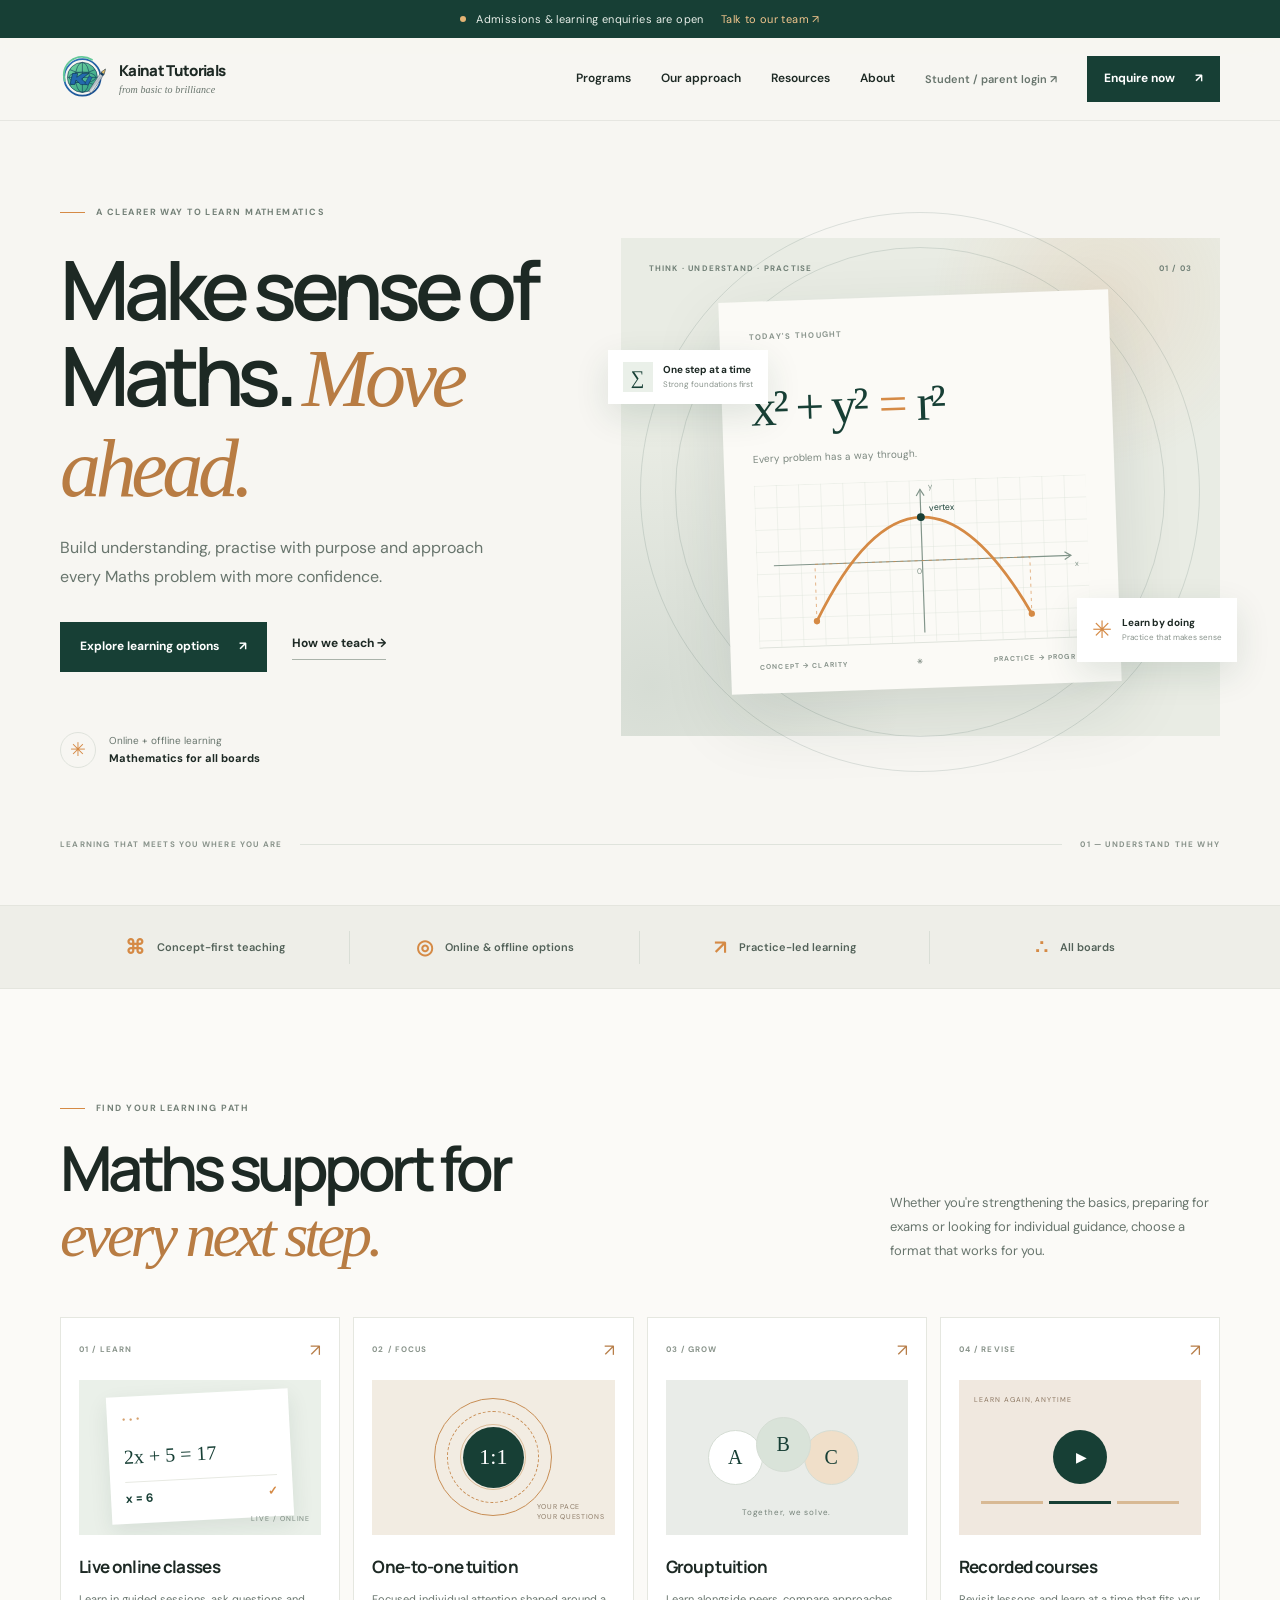
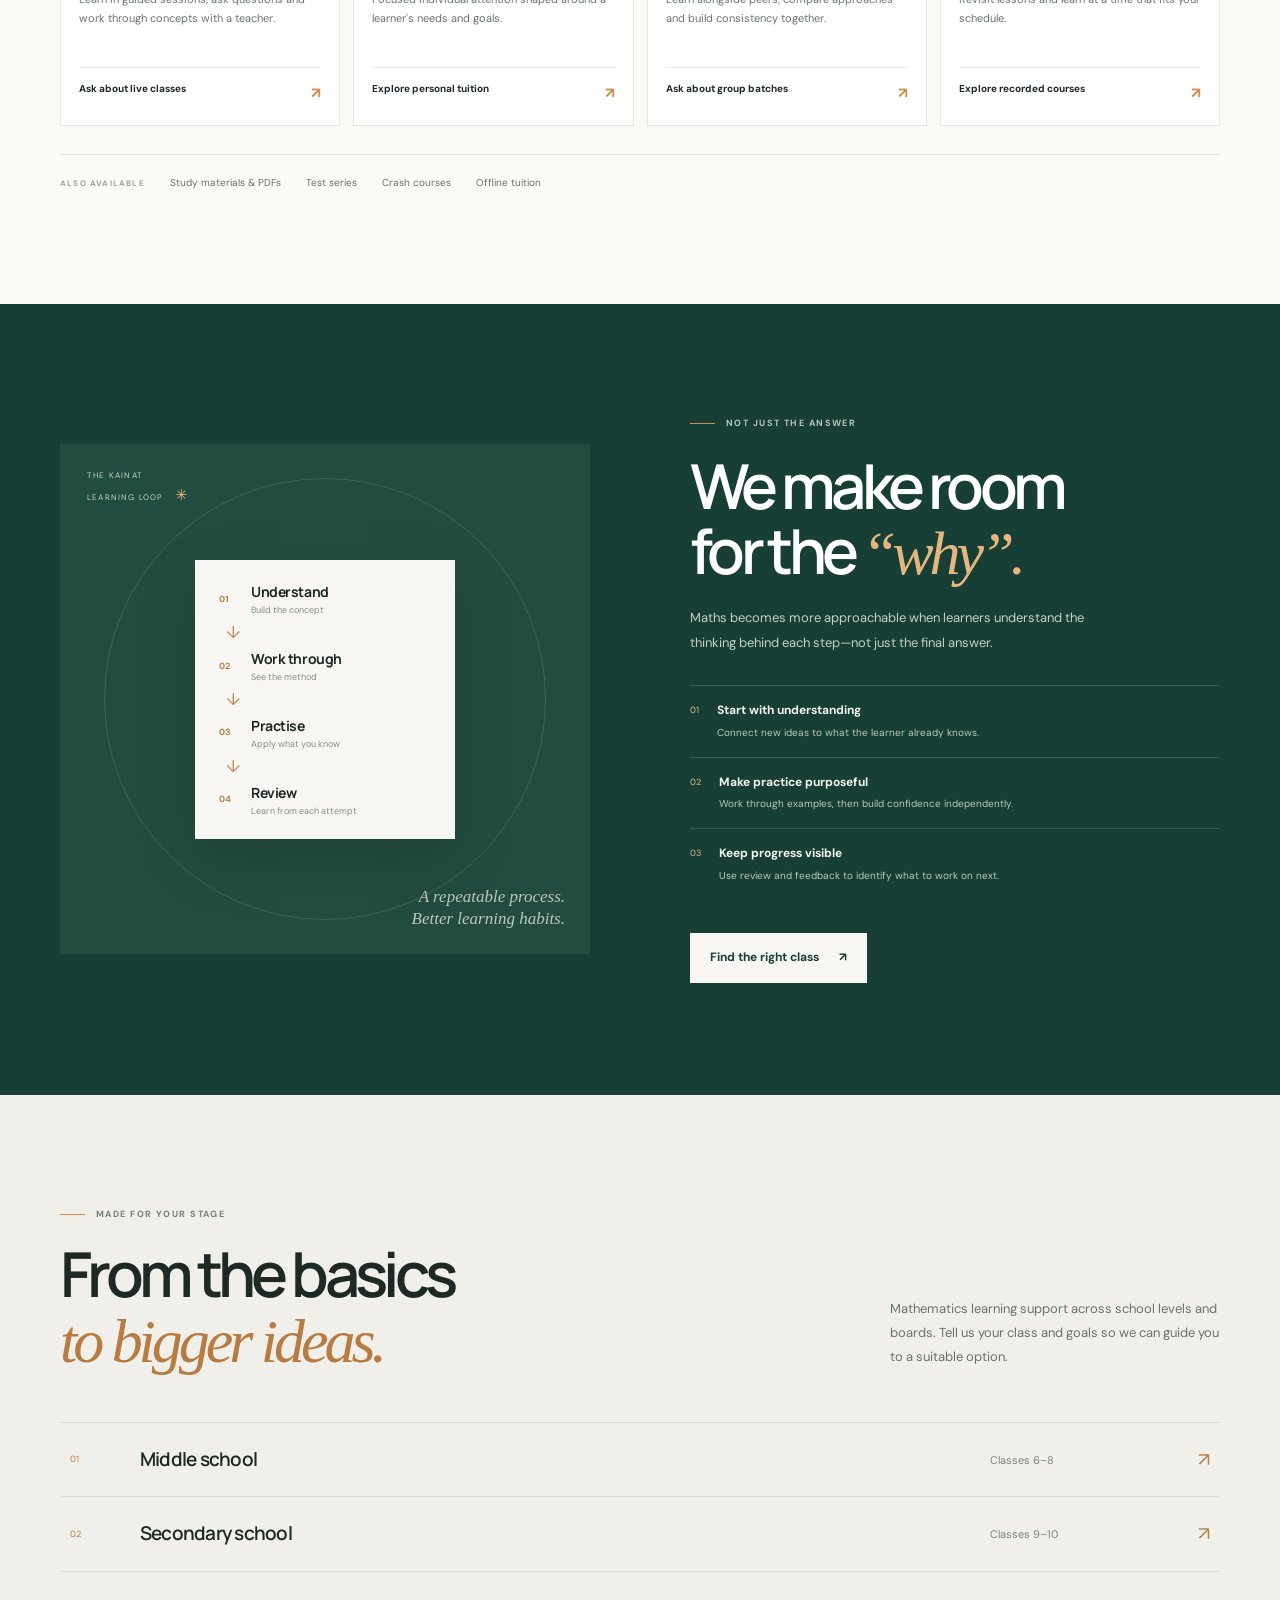
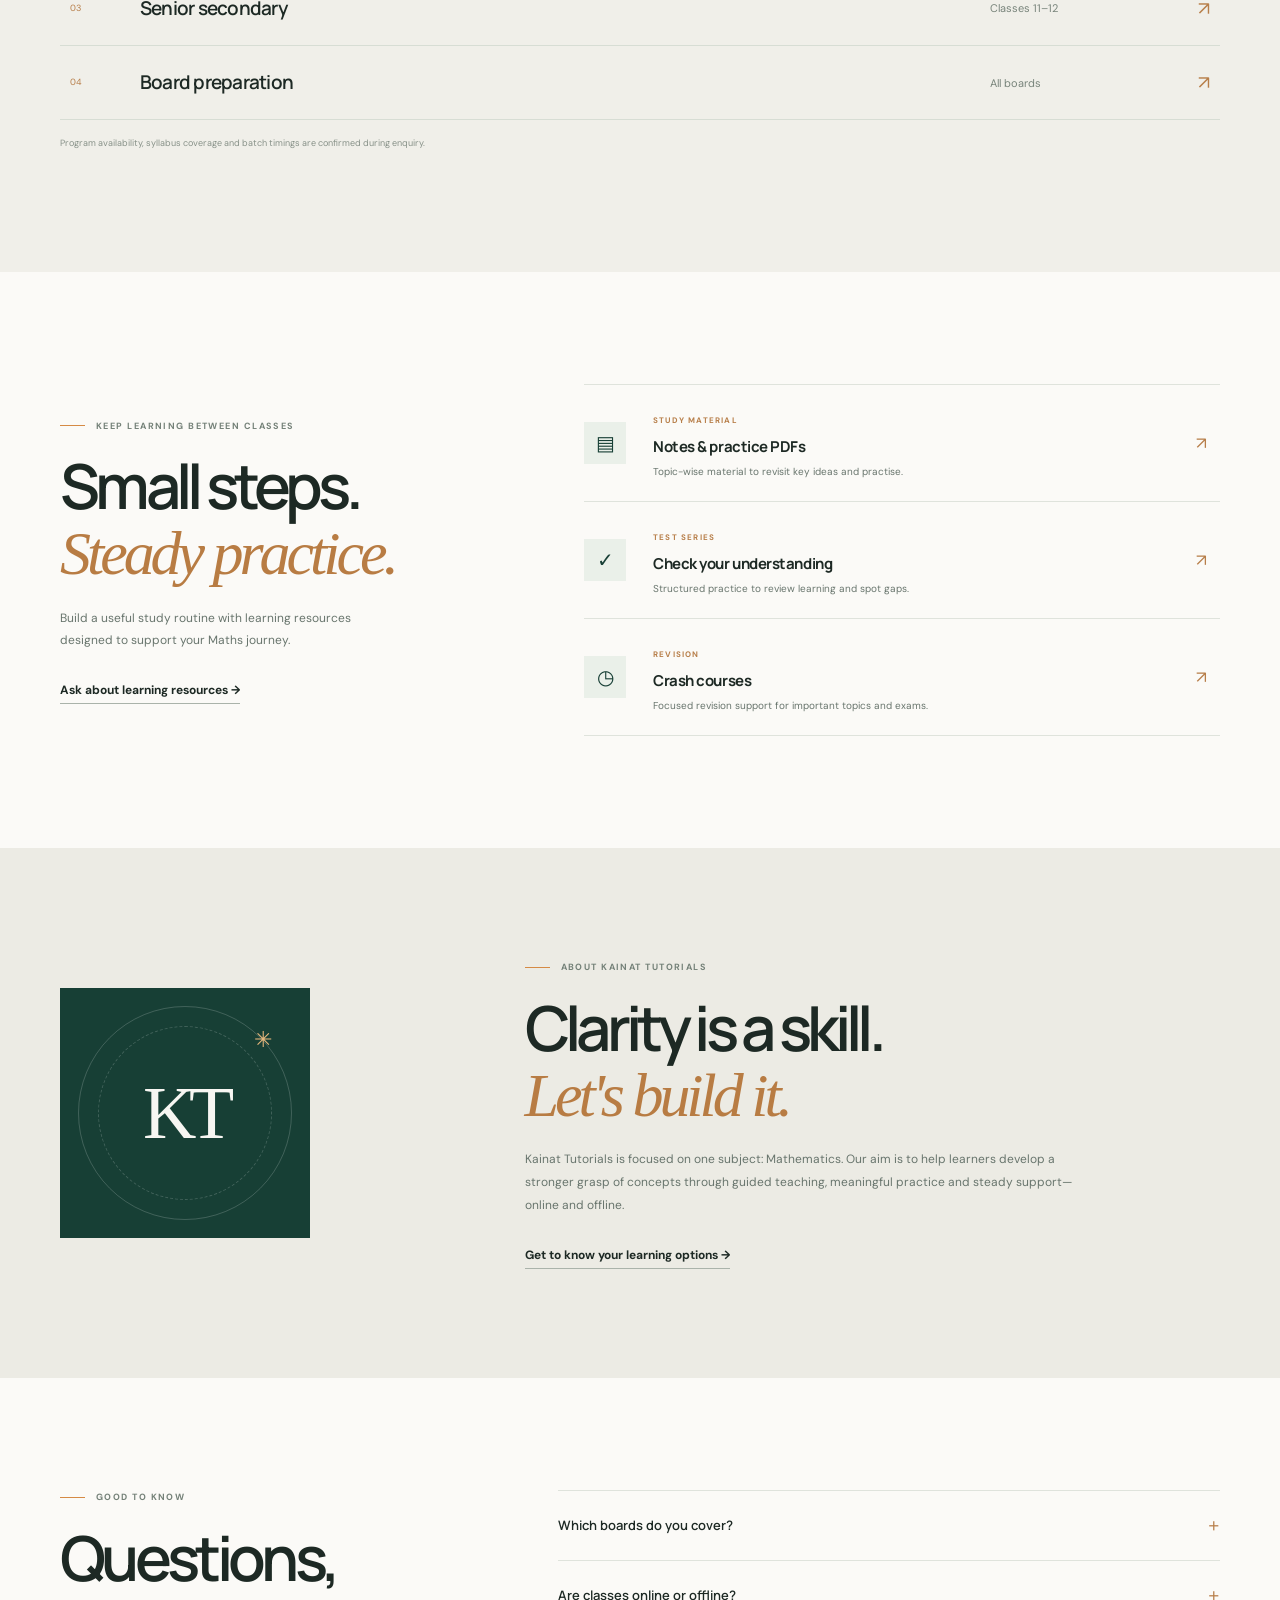
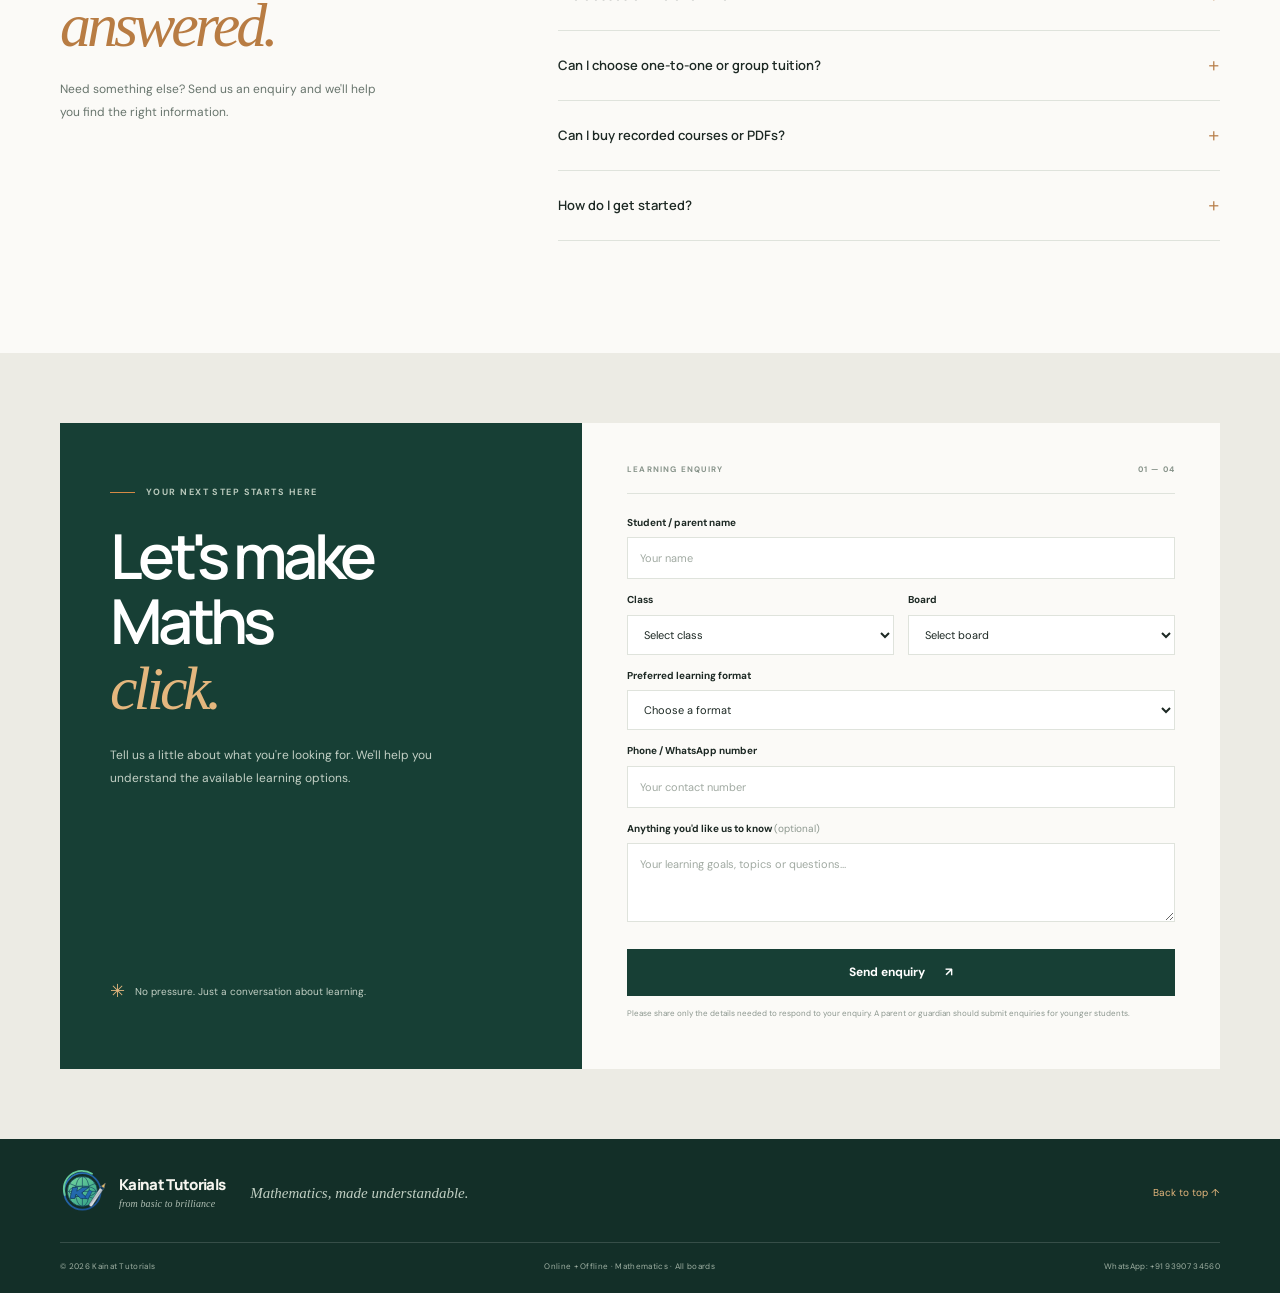
<file: index.html>
<!doctype html>
<html lang="en">
<head>
  <meta charset="utf-8">
  <meta name="viewport" content="width=device-width, initial-scale=1">
  <meta name="theme-color" content="#f7f6f2">
  <meta name="description" content="Kainat Tutorials helps students build strong foundations in Mathematics through online and offline tuition, live classes, recorded lessons and focused practice.">
  <meta name="robots" content="index, follow">
  <title>Kainat Tutorials — Mathematics, made understandable</title>
  <link rel="preconnect" href="https://fonts.googleapis.com">
  <link rel="preconnect" href="https://fonts.gstatic.com" crossorigin>
  <link href="https://fonts.googleapis.com/css2?family=DM+Sans:wght@400;500;600;700&family=Manrope:wght@400;500;600;700;800&display=swap" rel="stylesheet">
  <link rel="stylesheet" href="styles.css">
  <script src="site-config.js"></script>
  <script src="script.js" defer></script>
</head>
<body>
  <a class="skip-link" href="#main">Skip to content</a>
  <div class="announcement"><span class="announcement-dot"></span> Admissions & learning enquiries are open <a href="#contact">Talk to our team <span aria-hidden="true">↗</span></a></div>
  <header class="site-header">
    <div class="container nav-wrap">
      <a class="brand" href="#" aria-label="Kainat Tutorials home">
        <span class="brand-mark"><img src="logo.svg" alt="Kainat Tutorials globe and pen logo"></span>
        <span class="brand-name">Kainat Tutorials<span>from basic to brilliance</span></span>
      </a>
      <button class="menu-toggle" aria-label="Open navigation" aria-expanded="false" aria-controls="primary-nav"><span></span><span></span></button>
      <nav id="primary-nav" class="primary-nav" aria-label="Main navigation">
        <a href="#programs">Programs</a><a href="#approach">Our approach</a><a href="#resources">Resources</a><a href="#about">About</a>
        <a class="nav-login" href="login.html">Student / parent login <span aria-hidden="true">↗</span></a>
        <a class="button button-dark nav-cta" href="#contact">Enquire now <span aria-hidden="true">↗</span></a>
      </nav>
    </div>
  </header>

  <main id="main">
    <section class="hero section-pad">
      <div class="container hero-grid">
        <div class="hero-copy">
          <div class="eyebrow"><span class="eyebrow-line"></span> A clearer way to learn Mathematics</div>
          <h1>Make sense of<br>Maths. <em>Move ahead.</em></h1>
          <p class="hero-lede">Build understanding, practise with purpose and approach every Maths problem with more confidence.</p>
          <div class="hero-actions"><a class="button button-dark" href="#programs">Explore learning options <span aria-hidden="true">↗</span></a><a class="text-link" href="#approach">How we teach <span aria-hidden="true">→</span></a></div>
          <div class="hero-note"><span class="note-icon">✳</span><span>Online + offline learning<br><strong>Mathematics for all boards</strong></span></div>
        </div>
        <div class="hero-art" aria-label="Mathematics learning illustration">
          <div class="art-topline"><span>THINK · UNDERSTAND · PRACTISE</span><span>01 / 03</span></div>
          <div class="math-sheet">
            <div class="sheet-label">TODAY'S THOUGHT</div>
            <div class="equation">x² + y² <span>=</span> r²</div>
            <div class="equation-caption">Every problem has a way through.</div>
            <div class="graph-wrap">
              <svg viewBox="0 0 420 205" role="img" aria-label="A plotted mathematical curve on coordinate axes">
                <defs><pattern id="grid" width="28" height="28" patternUnits="userSpaceOnUse"><path d="M28 0H0V28" fill="none" stroke="#DCE2D9" stroke-width="1"/></pattern></defs>
                <rect width="420" height="205" fill="url(#grid)"/>
                <path d="M22 102H398M210 12V193" stroke="#82958A" stroke-width="1.5"/>
                <path d="M390 97l8 5-8 5M205 20l5-8 5 8" fill="none" stroke="#82958A" stroke-width="1.5"/>
                <path d="M74 174 Q210 -80 346 174" fill="none" stroke="#D58A45" stroke-width="3.5" stroke-linecap="round"/>
                <path d="M74 174V102H346V174" fill="none" stroke="#D58A45" stroke-width="1.2" stroke-dasharray="4 5" opacity=".65"/>
                <circle cx="210" cy="47" r="5" fill="#173F35"/><circle cx="74" cy="174" r="4" fill="#D58A45"/><circle cx="346" cy="174" r="4" fill="#D58A45"/>
                <text x="220" y="39" font-size="11" fill="#173F35" font-family="DM Sans">vertex</text><text x="203" y="119" font-size="10" fill="#82958A">0</text><text x="403" y="115" font-size="10" fill="#82958A">x</text><text x="220" y="12" font-size="10" fill="#82958A">y</text>
              </svg>
            </div>
            <div class="sheet-footer"><span>CONCEPT → CLARITY</span><span>✳</span><span>PRACTICE → PROGRESS</span></div>
          </div>
          <div class="floating-card floating-card-one"><span class="float-icon">∑</span><span><b>One step at a time</b><small>Strong foundations first</small></span></div>
          <div class="floating-card floating-card-two"><span class="float-spark">✳</span><span><b>Learn by doing</b><small>Practice that makes sense</small></span></div>
          <div class="art-orbit orbit-one"></div><div class="art-orbit orbit-two"></div>
        </div>
      </div>
      <div class="container hero-bottom"><span>LEARNING THAT MEETS YOU WHERE YOU ARE</span><div class="hero-bottom-line"></div><span>01 — UNDERSTAND THE WHY</span></div>
    </section>

    <section class="trust-strip"><div class="container trust-grid"><div><span class="trust-symbol">⌘</span><span>Concept-first teaching</span></div><div><span class="trust-symbol">◎</span><span>Online & offline options</span></div><div><span class="trust-symbol">↗</span><span>Practice-led learning</span></div><div><span class="trust-symbol">∴</span><span>All boards</span></div></div></section>

    <section id="programs" class="programs section-pad">
      <div class="container">
        <div class="section-heading heading-split"><div><div class="eyebrow"><span class="eyebrow-line"></span> Find your learning path</div><h2>Maths support for<br><em>every next step.</em></h2></div><p>Whether you're strengthening the basics, preparing for exams or looking for individual guidance, choose a format that works for you.</p></div>
        <div class="program-grid">
          <article class="program-card card-featured"><div class="card-top"><span class="card-index">01 / LEARN</span><span class="card-icon">↗</span></div><div class="program-illustration illustration-live"><div class="mini-window"><div class="mini-dots">•••</div><div class="mini-equation">2x + 5 = 17</div><div class="mini-line"></div><div class="mini-answer">x = 6 <span>✓</span></div></div><span class="illustration-tag">LIVE / ONLINE</span></div><h3>Live online classes</h3><p>Learn in guided sessions, ask questions and work through concepts with a teacher.</p><a class="card-link" href="#contact">Ask about live classes <span>↗</span></a></article>
          <article class="program-card"><div class="card-top"><span class="card-index">02 / FOCUS</span><span class="card-icon">↗</span></div><div class="program-illustration illustration-one"><div class="one-ring"></div><div class="one-person">1:1</div><span class="one-caption">YOUR PACE<br>YOUR QUESTIONS</span></div><h3>One-to-one tuition</h3><p>Focused individual attention shaped around a learner's needs and goals.</p><a class="card-link" href="#contact">Explore personal tuition <span>↗</span></a></article>
          <article class="program-card"><div class="card-top"><span class="card-index">03 / GROW</span><span class="card-icon">↗</span></div><div class="program-illustration illustration-group"><div class="group-circles"><i>A</i><i>B</i><i>C</i></div><span class="group-equation">Together, we solve.</span></div><h3>Group tuition</h3><p>Learn alongside peers, compare approaches and build consistency together.</p><a class="card-link" href="#contact">Ask about group batches <span>↗</span></a></article>
          <article class="program-card"><div class="card-top"><span class="card-index">04 / REVISE</span><span class="card-icon">↗</span></div><div class="program-illustration illustration-recorded"><div class="play-button">▶</div><div class="recorded-lines"><i></i><i></i><i></i></div><span class="recorded-label">LEARN AGAIN, ANYTIME</span></div><h3>Recorded courses</h3><p>Revisit lessons and learn at a time that fits your schedule.</p><a class="card-link" href="#contact">Explore recorded courses <span>↗</span></a></article>
        </div>
        <div class="program-footer"><span>ALSO AVAILABLE</span><span>Study materials & PDFs</span><span>Test series</span><span>Crash courses</span><span>Offline tuition</span></div>
      </div>
    </section>

    <section id="approach" class="approach section-pad">
      <div class="container approach-grid">
        <div class="approach-visual"><div class="approach-stamp">THE KAINAT<br>LEARNING LOOP <span>✳</span></div><div class="loop-card"><div class="loop-step"><span>01</span><b>Understand</b><small>Build the concept</small></div><div class="loop-arrow">↓</div><div class="loop-step"><span>02</span><b>Work through</b><small>See the method</small></div><div class="loop-arrow">↓</div><div class="loop-step"><span>03</span><b>Practise</b><small>Apply what you know</small></div><div class="loop-arrow">↓</div><div class="loop-step"><span>04</span><b>Review</b><small>Learn from each attempt</small></div></div><div class="approach-caption">A repeatable process.<br>Better learning habits.</div></div>
        <div class="approach-copy"><div class="eyebrow eyebrow-light"><span class="eyebrow-line"></span> Not just the answer</div><h2>We make room<br>for the <em>“why”.</em></h2><p class="approach-lede">Maths becomes more approachable when learners understand the thinking behind each step—not just the final answer.</p><div class="principle-list"><div><span>01</span><p><b>Start with understanding</b><small>Connect new ideas to what the learner already knows.</small></p></div><div><span>02</span><p><b>Make practice purposeful</b><small>Work through examples, then build confidence independently.</small></p></div><div><span>03</span><p><b>Keep progress visible</b><small>Use review and feedback to identify what to work on next.</small></p></div></div><a class="button button-light" href="#contact">Find the right class <span>↗</span></a></div>
      </div>
    </section>

    <section class="levels section-pad"><div class="container"><div class="section-heading heading-split"><div><div class="eyebrow"><span class="eyebrow-line"></span> Made for your stage</div><h2>From the basics<br><em>to bigger ideas.</em></h2></div><p>Mathematics learning support across school levels and boards. Tell us your class and goals so we can guide you to a suitable option.</p></div><div class="level-list"><a href="#contact"><span class="level-number">01</span><span class="level-name">Middle school</span><span class="level-detail">Classes 6–8</span><span class="level-arrow">↗</span></a><a href="#contact"><span class="level-number">02</span><span class="level-name">Secondary school</span><span class="level-detail">Classes 9–10</span><span class="level-arrow">↗</span></a><a href="#contact"><span class="level-number">03</span><span class="level-name">Senior secondary</span><span class="level-detail">Classes 11–12</span><span class="level-arrow">↗</span></a><a href="#contact"><span class="level-number">04</span><span class="level-name">Board preparation</span><span class="level-detail">All boards</span><span class="level-arrow">↗</span></a></div><p class="level-footnote">Program availability, syllabus coverage and batch timings are confirmed during enquiry.</p></div></section>

    <section id="resources" class="resources section-pad"><div class="container resources-grid"><div><div class="eyebrow"><span class="eyebrow-line"></span> Keep learning between classes</div><h2>Small steps.<br><em>Steady practice.</em></h2><p>Build a useful study routine with learning resources designed to support your Maths journey.</p><a class="text-link" href="#contact">Ask about learning resources <span>→</span></a></div><div class="resource-stack"><article><span class="resource-icon">▤</span><div><span class="resource-type">STUDY MATERIAL</span><h3>Notes & practice PDFs</h3><p>Topic-wise material to revisit key ideas and practise.</p></div><span class="resource-arrow">↗</span></article><article><span class="resource-icon">✓</span><div><span class="resource-type">TEST SERIES</span><h3>Check your understanding</h3><p>Structured practice to review learning and spot gaps.</p></div><span class="resource-arrow">↗</span></article><article><span class="resource-icon">◷</span><div><span class="resource-type">REVISION</span><h3>Crash courses</h3><p>Focused revision support for important topics and exams.</p></div><span class="resource-arrow">↗</span></article></div></div></section>

    <section id="about" class="about section-pad"><div class="container about-grid"><div class="about-mark"><span>KT</span><i>✳</i></div><div><div class="eyebrow"><span class="eyebrow-line"></span> About Kainat Tutorials</div><h2>Clarity is a skill.<br><em>Let's build it.</em></h2><p>Kainat Tutorials is focused on one subject: Mathematics. Our aim is to help learners develop a stronger grasp of concepts through guided teaching, meaningful practice and steady support—online and offline.</p><a class="text-link" href="#contact">Get to know your learning options <span>→</span></a></div></div></section>

    <section class="faq section-pad"><div class="container faq-grid"><div><div class="eyebrow"><span class="eyebrow-line"></span> Good to know</div><h2>Questions,<br><em>answered.</em></h2><p>Need something else? Send us an enquiry and we'll help you find the right information.</p></div><div class="faq-list"><details><summary>Which boards do you cover?<span>+</span></summary><p>We aim to support students across all boards. Share your board, class and syllabus during enquiry so we can confirm the relevant learning option.</p></details><details><summary>Are classes online or offline?<span>+</span></summary><p>Both online and offline learning options are planned. Availability, location and timings are confirmed when you enquire.</p></details><details><summary>Can I choose one-to-one or group tuition?<span>+</span></summary><p>Yes. You can enquire about individual tuition or group learning. We'll discuss the format that best fits your requirements.</p></details><details><summary>Can I buy recorded courses or PDFs?<span>+</span></summary><p>Recorded courses and study materials are part of the planned learning catalogue. Product details, prices and access instructions will be shared when available.</p></details><details><summary>How do I get started?<span>+</span></summary><p>Use the enquiry form below and tell us your class, board and preferred learning format. We'll follow up using the contact details you provide.</p></details></div></div></section>

    <section id="contact" class="contact-section section-pad"><div class="container contact-panel"><div class="contact-copy"><div class="eyebrow eyebrow-light"><span class="eyebrow-line"></span> Your next step starts here</div><h2>Let's make Maths<br><em>click.</em></h2><p>Tell us a little about what you're looking for. We'll help you understand the available learning options.</p><div class="contact-note"><span>✳</span> No pressure. Just a conversation about learning.</div></div><form id="enquiry-form" class="enquiry-form"><div class="form-heading"><span>LEARNING ENQUIRY</span><span>01 — 04</span></div><label for="student-name">Student / parent name</label><input id="student-name" name="name" autocomplete="name" placeholder="Your name" required>
        <div class="form-row"><div><label for="student-class">Class</label><select id="student-class" name="class" required><option value="">Select class</option><option>Class 6</option><option>Class 7</option><option>Class 8</option><option>Class 9</option><option>Class 10</option><option>Class 11</option><option>Class 12</option><option>Other</option></select></div><div><label for="student-board">Board</label><select id="student-board" name="board" required><option value="">Select board</option><option>CBSE</option><option>ICSE</option><option>State Board</option><option>Other / Not sure</option></select></div></div>
        <label for="learning-mode">Preferred learning format</label><select id="learning-mode" name="format" required><option value="">Choose a format</option><option>Online classes</option><option>Offline tuition</option><option>One-to-one tuition</option><option>Group tuition</option><option>Recorded course</option><option>Study material / test series</option><option>Not sure yet</option></select>
        <label for="contact-number">Phone / WhatsApp number</label><input id="contact-number" name="phone" type="tel" autocomplete="tel" placeholder="Your contact number" required>
        <label for="extra-details">Anything you'd like us to know <span class="optional">(optional)</span></label><textarea id="extra-details" name="message" rows="3" placeholder="Your learning goals, topics or questions…"></textarea>
        <button class="button button-dark form-submit" type="submit">Send enquiry <span aria-hidden="true">↗</span></button><p class="form-privacy">Please share only the details needed to respond to your enquiry. A parent or guardian should submit enquiries for younger students.</p><p id="form-status" class="form-status" role="status" aria-live="polite"></p>
      </form></div></section>
  </main>
  <footer class="site-footer"><div class="container footer-top"><a class="brand brand-footer" href="#"><span class="brand-mark"><img src="logo.svg" alt=""></span><span class="brand-name">Kainat Tutorials<span>from basic to brilliance</span></span></a><p>Mathematics, made understandable.</p><a class="footer-top-link" href="#main">Back to top ↑</a></div><div class="container footer-bottom"><span>© <span id="current-year"></span> Kainat Tutorials</span><span>Online + Offline · Mathematics · All boards</span><a href="https://wa.me/919390734560" target="_blank" rel="noopener">WhatsApp: +91 93907 34560</a></div></footer>
</body>
</html>
</file>
<file: styles.css>
:root{--paper:#f7f6f2;--white:#fff;--ink:#1d2924;--green:#173f35;--green2:#244f43;--muted:#68756d;--line:#dfe3dc;--gold:#d58a45;--cream:#ebe9df;--serif:Georgia,"Times New Roman",serif;--sans:"DM Sans",Arial,sans-serif;--display:"Manrope",Arial,sans-serif}*{box-sizing:border-box}html{scroll-behavior:smooth;scroll-padding-top:92px}body{margin:0;background:var(--paper);color:var(--ink);font-family:var(--sans);font-size:15px;line-height:1.65;-webkit-font-smoothing:antialiased}a{color:inherit;text-decoration:none}button,input,select,textarea{font:inherit}.container{width:min(1160px,calc(100% - 64px));margin-inline:auto}.section-pad{padding:112px 0}.skip-link{position:absolute;top:-50px;left:16px;background:white;padding:10px;z-index:100}.skip-link:focus{top:10px}.announcement{height:38px;background:var(--green);color:#e7eee8;display:flex;align-items:center;justify-content:center;gap:10px;font-size:11px;letter-spacing:.035em}.announcement a{color:#f1c58d;margin-left:7px}.announcement-dot{width:6px;height:6px;background:#e4b474;border-radius:50%}.site-header{position:sticky;top:0;z-index:20;background:rgba(247,246,242,.94);backdrop-filter:blur(14px);border-bottom:1px solid rgba(29,41,36,.08)}.nav-wrap{height:82px;display:flex;align-items:center;justify-content:space-between}.brand{display:inline-flex;align-items:center;gap:11px}.brand-mark{width:48px;height:48px;display:block;flex:0 0 48px}.brand-mark img{width:100%;height:100%;object-fit:contain;display:block}.brand-name{font-family:var(--display);font-size:15px;line-height:1.1;font-weight:800;letter-spacing:-.045em}.brand-name span{display:block;font-family:var(--serif);font-style:italic;font-size:10px;letter-spacing:.01em;text-transform:none;font-weight:400;color:var(--muted);margin-top:5px}.primary-nav{display:flex;align-items:center;gap:30px;font-size:12px;font-weight:600}.primary-nav>a:not(.button){transition:color .2s}.primary-nav>a:not(.button):hover,.text-link:hover,.card-link:hover{color:var(--gold)}.nav-login{font-size:11px;color:var(--muted)}.button{display:inline-flex;align-items:center;justify-content:center;gap:20px;padding:14px 19px;font-size:12px;font-weight:700;border:1px solid transparent;transition:transform .2s,background .2s}.button:hover{transform:translateY(-2px)}.button-dark{background:var(--green);color:#fff}.button-dark:hover{background:#245344}.button-light{background:#f7f6f2;color:var(--green)}.nav-cta{padding:12px 16px}.menu-toggle{display:none}.hero{padding-top:84px;padding-bottom:54px;overflow:hidden}.hero-grid{display:grid;grid-template-columns:.92fr 1.08fr;gap:50px;align-items:center}.eyebrow{display:flex;align-items:center;gap:11px;text-transform:uppercase;letter-spacing:.16em;font-size:9px;font-weight:700;color:#748178}.eyebrow-line{width:25px;height:1px;background:var(--gold)}h1,h2,h3,p{margin-top:0}h1,h2{font-family:var(--display);font-weight:600;letter-spacing:-.075em;line-height:1.05}h1{font-size:clamp(54px,6.4vw,86px);margin:26px 0 22px}h1 em,h2 em{font-family:var(--serif);font-weight:400;color:#b87c43;letter-spacing:-.065em}.hero-lede{max-width:430px;color:var(--muted);font-size:16px;line-height:1.8}.hero-actions{display:flex;align-items:center;gap:25px;margin-top:31px}.text-link{font-size:12px;font-weight:700;border-bottom:1px solid #aab3aa;padding-bottom:5px}.hero-note{display:flex;align-items:center;gap:13px;margin-top:60px;color:var(--muted);font-size:10px;line-height:1.7}.hero-note strong{color:var(--ink);font-size:11px}.note-icon{width:36px;height:36px;border:1px solid var(--line);border-radius:50%;display:grid;place-items:center;color:var(--gold);font-size:19px}.hero-art{position:relative;min-height:490px;background:#e9ece4;display:flex;align-items:center;justify-content:center;padding:58px 35px 48px;isolation:isolate}.hero-art:before{content:"";position:absolute;inset:0;background:radial-gradient(circle at 80% 12%,rgba(213,138,69,.13),transparent 26%),radial-gradient(circle at 5% 90%,rgba(23,63,53,.09),transparent 35%);z-index:-1}.art-topline{position:absolute;top:24px;left:28px;right:28px;display:flex;justify-content:space-between;color:#718077;font-size:8px;letter-spacing:.15em;font-weight:700}.math-sheet{position:relative;width:min(390px,100%);padding:29px 29px 20px;background:#fbfaf6;box-shadow:0 25px 70px rgba(28,52,42,.12);transform:rotate(-2deg);z-index:2}.sheet-label,.sheet-footer{font-size:8px;letter-spacing:.16em;color:#8b968e;font-weight:700}.equation{font-family:var(--serif);font-size:clamp(34px,4vw,52px);letter-spacing:-.06em;color:var(--green);margin-top:23px}.equation span{color:var(--gold);font-style:italic}.equation-caption{font-size:10px;color:#7b877f;margin-top:0}.graph-wrap{margin-top:18px}.graph-wrap svg{width:100%;display:block}.sheet-footer{border-top:1px solid var(--line);padding-top:13px;display:flex;justify-content:space-between;font-size:7px}.floating-card{position:absolute;z-index:3;background:#fff;padding:12px 15px;display:flex;align-items:center;gap:10px;box-shadow:0 12px 35px rgba(23,63,53,.12)}.floating-card b,.floating-card small{display:block}.floating-card b{font-size:10px}.floating-card small{font-size:8px;color:#89938c}.float-icon{width:30px;height:30px;background:#eaf0e9;color:var(--green);display:grid;place-items:center;font-family:var(--serif);font-size:19px}.floating-card-one{top:112px;left:-13px}.floating-card-two{bottom:74px;right:-17px}.float-spark{color:var(--gold);font-size:24px}.art-orbit{position:absolute;border:1px solid rgba(23,63,53,.13);border-radius:50%;z-index:0}.orbit-one{width:490px;height:490px}.orbit-two{width:560px;height:560px}.hero-bottom{display:flex;align-items:center;gap:18px;margin-top:70px;font-size:8px;font-weight:700;letter-spacing:.15em;color:#89938b}.hero-bottom-line{height:1px;background:var(--line);flex:1}.trust-strip{background:#eeeee8;border-block:1px solid #e4e5de}.trust-grid{display:grid;grid-template-columns:repeat(4,1fr);min-height:82px;align-items:center}.trust-grid>div{display:flex;align-items:center;justify-content:center;gap:12px;font-size:11px;font-weight:600;color:#526158;border-right:1px solid #d9ded6}.trust-grid>div:last-child{border:0}.trust-symbol{color:var(--gold);font-size:20px}.section-heading{margin-bottom:48px}.heading-split{display:flex;align-items:end;justify-content:space-between;gap:40px}.section-heading h2,.approach h2,.resources h2,.about h2,.faq h2,.contact-copy h2{font-size:clamp(42px,5vw,62px);margin:19px 0 0}.heading-split>p{max-width:330px;color:var(--muted);font-size:13px;line-height:1.85;margin:0 0 5px}.programs{background:#fbfaf7}.program-grid{display:grid;grid-template-columns:repeat(4,1fr);gap:13px}.program-card{border:1px solid #e5e7e0;padding:18px 18px 20px;min-width:0;transition:transform .25s,box-shadow .25s;background:#fff}.program-card:hover{transform:translateY(-5px);box-shadow:0 16px 38px rgba(30,53,43,.07)}.card-top{display:flex;justify-content:space-between;align-items:center}.card-index{font-size:8px;letter-spacing:.14em;color:#89948b;font-weight:700}.card-icon{font-size:17px;color:#b77e49}.program-illustration{height:155px;margin:16px 0 18px;position:relative;display:flex;align-items:center;justify-content:center;overflow:hidden}.illustration-live{background:#eaf0e9}.mini-window{width:75%;background:#fff;padding:15px;box-shadow:0 8px 22px rgba(25,60,47,.09);transform:rotate(-3deg)}.mini-dots{font-size:10px;letter-spacing:3px;color:#d5a06d}.mini-equation{font-family:var(--serif);font-size:20px;color:var(--green);margin:12px 0 8px}.mini-line{height:1px;background:#e7e9e2}.mini-answer{font-size:12px;color:var(--green);font-weight:700;padding-top:7px}.mini-answer span{float:right;color:#d58a45}.illustration-tag{position:absolute;bottom:10px;right:11px;font-size:7px;letter-spacing:.13em;color:#78877d}.illustration-one{background:#f2ece2}.one-ring{width:118px;height:118px;border:1px solid #c88e55;border-radius:50%;position:absolute}.one-ring:before,.one-ring:after{content:"";position:absolute;inset:12px;border:1px dashed #c88e55;border-radius:50%}.one-ring:after{inset:25px;border-style:solid;opacity:.5}.one-person{width:61px;height:61px;background:var(--green);border-radius:50%;display:grid;place-items:center;color:#fff;font-family:var(--serif);font-size:22px;z-index:1}.one-caption{position:absolute;right:10px;bottom:12px;font-size:7px;letter-spacing:.1em;line-height:1.5;color:#8d7b67}.illustration-group{background:#e9ece8}.group-circles{display:flex;align-items:center}.group-circles i{width:55px;height:55px;border-radius:50%;background:#fff;border:1px solid #d5ddd4;display:grid;place-items:center;font-style:normal;font-family:var(--serif);font-size:20px;color:var(--green);margin-left:-7px}.group-circles i:nth-child(2){background:#d9e3d9;transform:translateY(-13px)}.group-circles i:nth-child(3){background:#f0dfc9}.group-equation{position:absolute;bottom:15px;font-size:8px;letter-spacing:.1em;color:#738077}.illustration-recorded{background:#f0e8df}.play-button{width:54px;height:54px;border-radius:50%;display:grid;place-items:center;padding-left:4px;background:var(--green);color:white;font-size:14px;z-index:2}.recorded-lines{position:absolute;left:22px;right:22px;bottom:31px;display:flex;gap:6px}.recorded-lines i{height:3px;background:#d8b994;flex:1}.recorded-lines i:nth-child(2){background:#173f35}.recorded-label{position:absolute;top:14px;left:15px;font-size:7px;letter-spacing:.14em;color:#8b7661}.program-card h3{font-family:var(--display);font-size:17px;letter-spacing:-.04em;margin:0 0 9px}.program-card p{font-size:11px;line-height:1.8;color:var(--muted);min-height:60px;margin-bottom:17px}.card-link{font-size:10px;font-weight:700;border-top:1px solid #e8eae4;padding-top:13px;display:flex;justify-content:space-between}.card-link span{color:var(--gold);font-size:15px}.program-footer{display:flex;align-items:center;gap:25px;border-top:1px solid var(--line);margin-top:28px;padding-top:20px;color:#65736a;font-size:10px}.program-footer span:first-child{font-size:8px;letter-spacing:.15em;font-weight:700;color:#9aa39b}.approach{background:var(--green);color:#f4f4ed}.approach-grid{display:grid;grid-template-columns:1fr 1fr;gap:100px;align-items:center}.approach-visual{min-height:510px;position:relative;background:#234c40;display:flex;align-items:center;justify-content:center;overflow:hidden}.approach-visual:before{content:"";position:absolute;width:440px;height:440px;border:1px solid rgba(255,255,255,.12);border-radius:50%}.approach-stamp{position:absolute;top:25px;left:27px;font-size:8px;line-height:1.7;letter-spacing:.15em;color:#c3d0c5}.approach-stamp span{color:#e5b77c;font-size:15px;margin-left:8px}.loop-card{width:260px;background:#f7f6f2;color:var(--ink);padding:20px 24px;position:relative;z-index:1;box-shadow:0 20px 55px rgba(0,0,0,.15)}.loop-step{display:grid;grid-template-columns:32px 1fr;align-items:center}.loop-step>span{grid-row:span 2;font-size:9px;color:#b77e49;font-weight:700}.loop-step b{font-family:var(--display);font-size:14px;letter-spacing:-.03em}.loop-step small{font-size:9px;color:#849087}.loop-arrow{padding-left:7px;color:#c58d57;font-size:17px;line-height:1.7}.approach-caption{position:absolute;right:25px;bottom:24px;color:#b8c8bb;font-family:var(--serif);font-style:italic;font-size:17px;line-height:1.3;text-align:right}.eyebrow-light{color:#b8c8bb}.approach h2{margin:22px 0 20px;color:#fff}.approach h2 em,.contact-copy h2 em{color:#e4b77e}.approach-lede{color:#c3d0c5;font-size:13px;line-height:1.9;max-width:410px}.principle-list{margin:30px 0 34px}.principle-list>div{display:flex;gap:18px;padding:15px 0;border-top:1px solid rgba(255,255,255,.15)}.principle-list>div>span{font-size:9px;color:#e3b77d;padding-top:2px}.principle-list p{margin:0}.principle-list b,.principle-list small{display:block}.principle-list b{font-size:12px;color:#f5f5ee}.principle-list small{font-size:10px;color:#b8c8bb;margin-top:4px}.levels{background:#f0efe9}.level-list{border-top:1px solid #d7ddd4}.level-list>a{display:grid;grid-template-columns:70px 1fr 190px 30px;align-items:center;padding:21px 10px;border-bottom:1px solid #d7ddd4;transition:padding .2s,background .2s}.level-list>a:hover{padding-left:20px;background:rgba(255,255,255,.45)}.level-number{font-size:9px;color:#b77e49}.level-name{font-family:var(--display);font-size:19px;font-weight:600;letter-spacing:-.04em}.level-detail{font-size:11px;color:#78847b}.level-arrow{font-size:19px;color:#b77e49;text-align:right}.level-footnote{font-size:9px;color:#879188;margin-top:16px}.resources{background:#fbfaf7}.resources-grid{display:grid;grid-template-columns:.8fr 1.2fr;gap:100px;align-items:center}.resources h2{margin:20px 0}.resources-grid>div:first-child>p,.about-grid>div:last-child>p,.faq-grid>div:first-child>p{font-size:12px;color:var(--muted);line-height:1.9;max-width:330px;margin-bottom:25px}.resource-stack article{display:grid;grid-template-columns:52px 1fr 24px;gap:17px;align-items:center;padding:21px 0;border-bottom:1px solid var(--line)}.resource-stack article:first-child{border-top:1px solid var(--line)}.resource-icon{width:42px;height:42px;background:#eaf0e9;display:grid;place-items:center;color:var(--green);font-size:20px}.resource-type{font-size:8px;letter-spacing:.15em;color:#b77e49;font-weight:700}.resource-stack h3{font-family:var(--display);font-size:15px;letter-spacing:-.03em;margin:4px 0}.resource-stack p{font-size:10px;color:var(--muted);margin:0}.resource-arrow{color:#b77e49;font-size:17px}.about{background:#ecebe4}.about-grid{display:grid;grid-template-columns:.7fr 1.3fr;gap:90px;align-items:center}.about-mark{width:250px;height:250px;background:var(--green);display:grid;place-items:center;position:relative;color:#f7f6f2}.about-mark:before,.about-mark:after{content:"";position:absolute;inset:18px;border:1px solid rgba(255,255,255,.18);border-radius:50%}.about-mark:after{inset:38px;border-style:dashed}.about-mark span{font-family:var(--serif);font-size:74px;letter-spacing:-.1em}.about-mark i{position:absolute;top:34px;right:38px;font-style:normal;color:#e6b77c;font-size:22px}.about h2{margin:20px 0}.about-grid>div:last-child>p{max-width:550px}.faq{background:#fbfaf7}.faq-grid{display:grid;grid-template-columns:.75fr 1.25fr;gap:100px}.faq h2{margin:20px 0}.faq-grid>div:first-child>p{margin-top:20px}.faq-list details{border-bottom:1px solid var(--line);padding:18px 0}.faq-list details:first-child{border-top:1px solid var(--line)}.faq-list summary{cursor:pointer;list-style:none;display:flex;justify-content:space-between;align-items:center;font-family:var(--display);font-weight:600;font-size:13px}.faq-list summary::-webkit-details-marker{display:none}.faq-list summary span{font-size:20px;font-weight:400;color:#b77e49;transition:transform .2s}.faq-list details[open] summary span{transform:rotate(45deg)}.faq-list details p{max-width:600px;font-size:11px;line-height:1.8;color:var(--muted);margin:12px 30px 0 0}.contact-section{background:#ecebe4;padding-top:70px;padding-bottom:70px}.contact-panel{display:grid;grid-template-columns:.9fr 1.1fr;background:var(--green);color:#fff;min-height:600px}.contact-copy{padding:62px 50px;display:flex;flex-direction:column;align-items:flex-start}.contact-copy h2{margin:23px 0}.contact-copy>p{font-size:12px;line-height:1.9;color:#c3d0c5;max-width:340px}.contact-note{margin-top:auto;font-size:10px;color:#c3d0c5;display:flex;gap:10px;align-items:center}.contact-note span{color:#e4b77e;font-size:18px}.enquiry-form{background:#fbfaf7;color:var(--ink);padding:40px 45px}.form-heading{display:flex;justify-content:space-between;border-bottom:1px solid var(--line);padding-bottom:16px;margin-bottom:21px;font-size:8px;letter-spacing:.15em;color:#88948b;font-weight:700}.enquiry-form label{display:block;font-size:10px;font-weight:700;margin:13px 0 6px}.enquiry-form input,.enquiry-form select,.enquiry-form textarea{width:100%;border:1px solid #dfe3dc;background:#fff;padding:11px 12px;font-size:11px;color:var(--ink);border-radius:0;outline:none}.enquiry-form input:focus,.enquiry-form select:focus,.enquiry-form textarea:focus{border-color:#668273;box-shadow:0 0 0 2px rgba(23,63,53,.08)}.enquiry-form input::placeholder,.enquiry-form textarea::placeholder{color:#a1aaa2}.form-row{display:grid;grid-template-columns:1fr 1fr;gap:14px}.optional{font-weight:400;color:#8e9990}.enquiry-form textarea{resize:vertical;min-height:65px}.form-submit{width:100%;margin-top:19px;border:0;cursor:pointer}.form-privacy{font-size:8px;line-height:1.6;color:#8b968e;margin:11px 0 0}.form-status{font-size:10px;color:var(--green);margin:9px 0 0}.site-footer{background:#132f28;color:#e9eee8;padding:30px 0 20px}.footer-top{display:flex;align-items:center;gap:25px;padding-bottom:25px;border-bottom:1px solid rgba(255,255,255,.15)}.brand-footer .brand-name{color:#f6f5ef}.brand-footer .brand-name span{color:#aebdb2}.brand-footer .brand-mark{width:48px;height:48px;flex-basis:48px}.footer-top>p{font-family:var(--serif);font-style:italic;font-size:15px;color:#c0cec2;margin:0}.footer-top-link{margin-left:auto;font-size:10px;color:#e5b77d}.footer-bottom{display:flex;justify-content:space-between;padding-top:17px;color:#9fb0a3;font-size:8px;letter-spacing:.04em}
@media(max-width:1000px){.container{width:min(100% - 44px,850px)}.primary-nav{gap:17px}.hero-grid{gap:25px}.hero-art{min-height:420px;padding-inline:25px}.floating-card-one{left:-8px}.floating-card-two{right:-8px}.program-grid{grid-template-columns:repeat(2,1fr)}.program-card p{min-height:0}.approach-grid,.resources-grid,.faq-grid{gap:50px}.about-grid{gap:50px}.contact-copy{padding:48px 32px}.enquiry-form{padding:35px 30px}}
@media(max-width:700px){.container{width:calc(100% - 38px)}.announcement{font-size:9px;gap:6px}.nav-wrap{height:70px}.menu-toggle{display:flex;width:42px;height:42px;border:1px solid var(--line);background:transparent;align-items:center;justify-content:center;flex-direction:column;gap:5px}.menu-toggle span{width:17px;height:1px;background:var(--green)}.primary-nav{display:none;position:absolute;top:70px;left:0;right:0;background:var(--paper);padding:22px 24px 26px;border-bottom:1px solid var(--line);align-items:stretch;flex-direction:column;gap:20px}.primary-nav.is-open{display:flex}.primary-nav>a{font-size:13px}.nav-cta{width:100%}.hero{padding-top:57px;padding-bottom:40px}.hero-grid{grid-template-columns:1fr;gap:38px}.hero-copy{max-width:560px}h1{font-size:clamp(53px,13vw,76px);margin:21px 0 18px}.hero-lede{font-size:14px}.hero-actions{gap:17px;flex-wrap:wrap}.hero-note{margin-top:32px}.hero-art{min-height:365px;padding:45px 24px 35px;margin-inline:5px}.math-sheet{max-width:330px;padding:22px 22px 16px}.equation{font-size:39px;margin-top:15px}.floating-card{padding:9px 10px}.floating-card-one{top:75px;left:-10px}.floating-card-two{bottom:48px;right:-9px}.floating-card b{font-size:9px}.floating-card small{font-size:7px}.float-icon{width:25px;height:25px}.art-orbit.orbit-one{width:380px;height:380px}.art-orbit.orbit-two{width:430px;height:430px}.hero-bottom{margin-top:38px;font-size:7px}.trust-grid{grid-template-columns:1fr 1fr;padding:12px 0}.trust-grid>div{justify-content:flex-start;padding:10px 7px;border-right:0;font-size:10px}.trust-grid>div:nth-child(odd){border-right:1px solid #d9ded6}.section-pad{padding:75px 0}.heading-split{display:block}.section-heading{margin-bottom:30px}.section-heading h2,.approach h2,.resources h2,.about h2,.faq h2,.contact-copy h2{font-size:clamp(42px,11vw,55px)}.heading-split>p{margin-top:20px;font-size:12px}.program-grid{gap:10px}.program-card{padding:13px}.program-illustration{height:125px;margin:13px 0}.program-card h3{font-size:14px}.program-card p{font-size:10px}.program-footer{gap:10px 18px;flex-wrap:wrap;font-size:9px}.program-footer span:first-child{width:100%}.approach-grid,.resources-grid,.about-grid,.faq-grid,.contact-panel{grid-template-columns:1fr;gap:40px}.approach-visual{min-height:430px}.approach-copy{padding-bottom:5px}.approach-lede{font-size:12px}.level-list>a{grid-template-columns:38px 1fr 85px 18px;padding:17px 4px;gap:5px}.level-name{font-size:14px}.level-detail{font-size:9px}.resources-grid{gap:35px}.resource-stack article{grid-template-columns:45px 1fr 18px;gap:12px}.resource-stack h3{font-size:14px}.resource-stack p{font-size:9px}.about-grid{gap:35px}.about-mark{width:180px;height:180px;margin-inline:auto}.about-mark span{font-size:58px}.about-mark:before{inset:14px}.about-mark:after{inset:29px}.about-grid>div:last-child>p{font-size:11px}.faq-grid{gap:30px}.contact-section{padding:45px 0}.contact-panel{gap:0}.contact-copy{padding:38px 27px 32px;min-height:330px}.contact-note{margin-top:35px}.enquiry-form{padding:29px 24px 32px}.footer-top{flex-wrap:wrap;gap:15px}.footer-top>p{width:100%;order:3}.footer-top-link{font-size:9px}.footer-bottom{gap:8px;flex-wrap:wrap}.footer-bottom span:last-child{width:100%}}
@media(max-width:380px){.program-grid{grid-template-columns:1fr}.program-illustration{height:145px}.hero-actions .button{width:100%}.form-row{grid-template-columns:1fr;gap:0}.level-list>a{grid-template-columns:30px 1fr 72px 15px}.level-name{font-size:12px}}
@media(prefers-reduced-motion:reduce){*,*::before,*::after{scroll-behavior:auto!important;transition:none!important;animation:none!important}}
</file>
